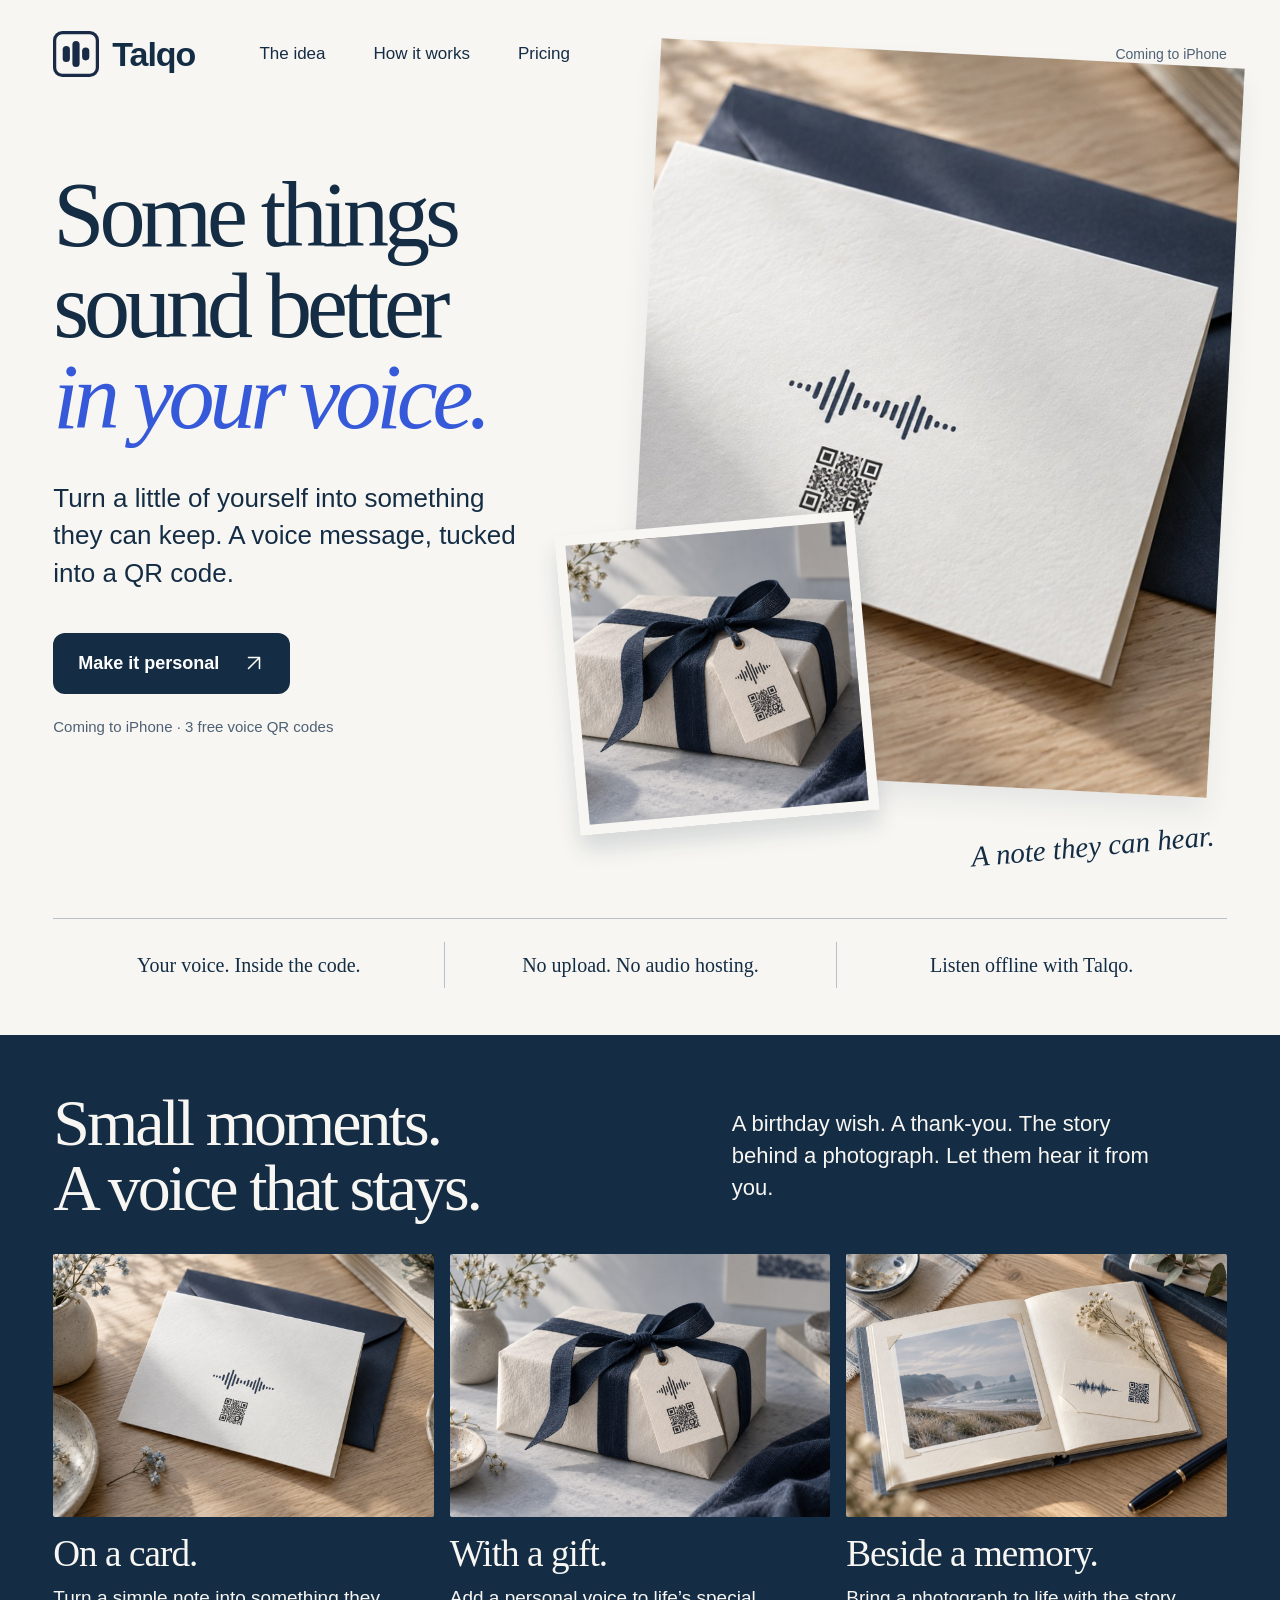
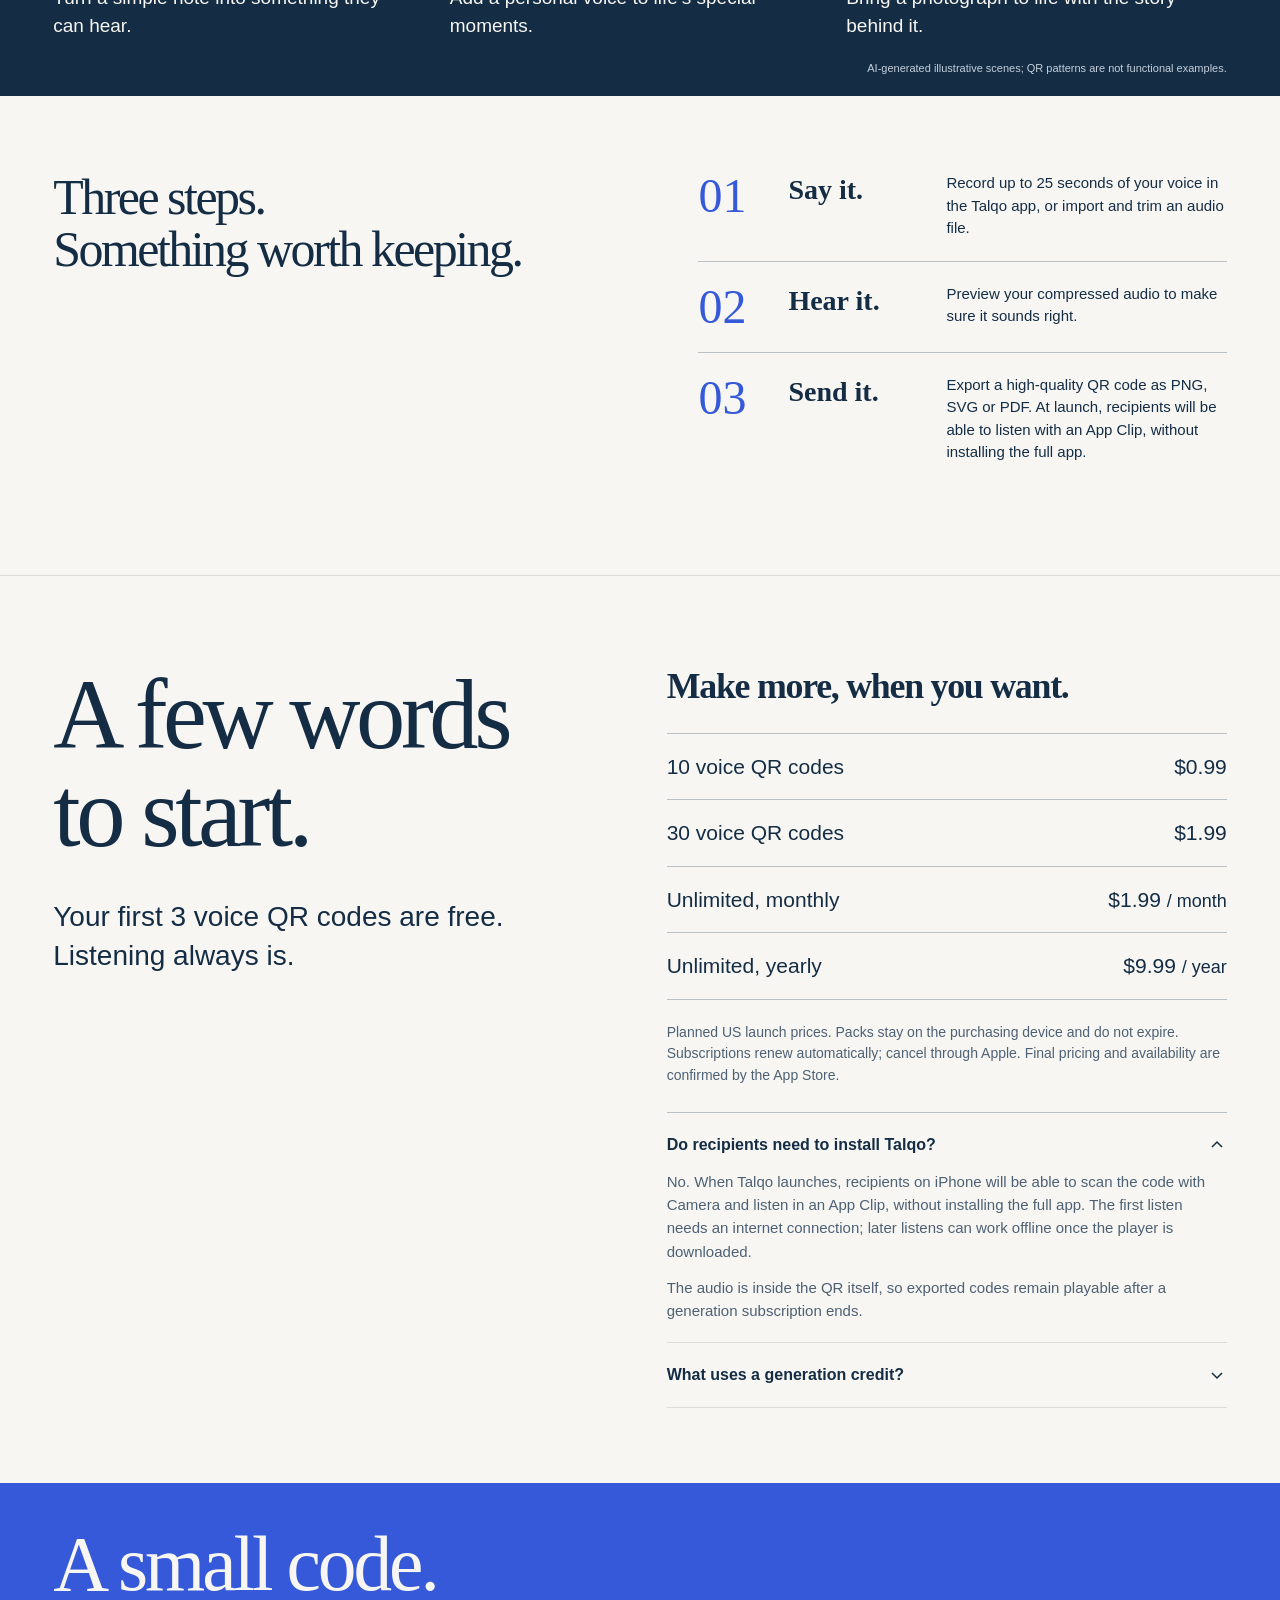
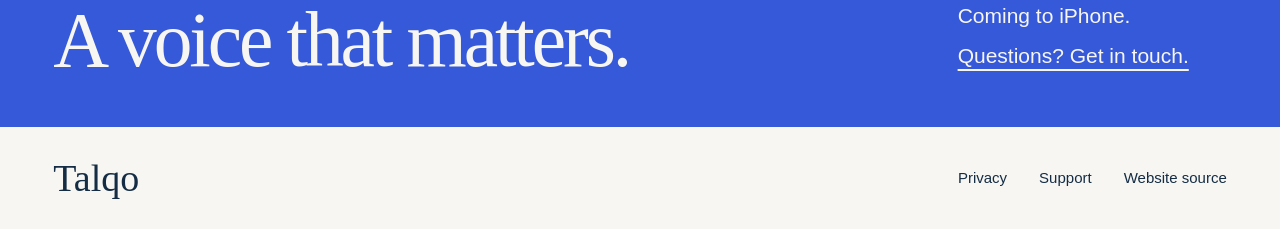
<file: index.html>
<!doctype html>
<html lang="en">
<head>
<meta charset="utf-8"><meta name="viewport" content="width=device-width, initial-scale=1">
<title>Talqo — Some things sound better in your voice</title>
<meta name="description" content="Turn a little of yourself into something they can keep. Put your voice inside a QR code for a card, gift or keepsake. Listen offline with Talqo on iPhone.">
<meta property="og:title" content="Talqo — Some things sound better in your voice"><meta property="og:description" content="A voice message, tucked into a QR code. For someone you care about."><meta property="og:image" content="https://talqo.net/assets/voice-card.jpg"><meta property="og:url" content="https://talqo.net/">
<meta name="theme-color" content="#f7f6f2"><link rel="icon" href="assets/talqo-mark.svg" type="image/svg+xml">
<link rel="stylesheet" href="marketing.css?v=20261015-editorial1"><script defer src="marketing.js?v=20261015-editorial1"></script>
</head>
<body>
<a class="skip" href="#main">Skip to content</a>
<header class="site-header wrap"><a class="brand" href="index.html" aria-label="Talqo home"><img src="assets/talqo-mark.svg" alt="" width="48" height="48"><span>Talqo</span></a><nav aria-label="Main navigation"><a href="#idea">The idea</a><a href="#how">How it works</a><a href="#pricing">Pricing</a></nav><span class="launch">Coming to iPhone</span></header>
<main id="main">
<section class="hero wrap" aria-labelledby="headline"><div class="hero-copy"><h1 id="headline">Some things<br>sound better<br><em>in your voice.</em></h1><p class="hero-description">Turn a little of yourself into something they can keep. A voice message, tucked into a QR code.</p><a class="button" href="#how">Make it personal <svg aria-hidden="true" viewBox="0 0 24 24"><path d="M6 18 18 6M6 6h12v12"/></svg></a><p class="launch-note">Coming to iPhone · 3 free voice QR codes</p></div><figure class="hero-visual"><img class="hero-card" src="assets/voice-card.jpg" alt="Illustrative voice-message card on an ivory sheet and navy envelope" width="1200" height="800" fetchpriority="high"><img class="hero-gift" src="assets/voice-gift.jpg" alt="Illustrative gift wrapped with a navy ribbon and voice-message tag" width="1200" height="800" decoding="async"><figcaption>A note they can hear.</figcaption></figure></section>
<div class="facts wrap" aria-label="How Talqo keeps your voice"><p>Your voice. Inside the code.</p><p>No upload. No audio hosting.</p><p>Listen offline with Talqo.</p></div>
<section class="story" id="idea" aria-labelledby="story-heading"><div class="wrap"><div class="story-heading reveal"><h2 id="story-heading">Small moments.<br>A voice that stays.</h2><p>A birthday wish. A thank-you. The story behind a photograph. Let them hear it from you.</p></div><div class="gallery"><article class="reveal"><img src="assets/voice-card.jpg" alt="An ivory voice-message greeting card with a navy envelope" width="1200" height="800" loading="lazy" decoding="async"><h3>On a card.</h3><p>Turn a simple note into something they can hear.</p></article><article class="reveal"><img src="assets/voice-gift.jpg" alt="A personal voice-message tag attached to a wrapped gift" width="1200" height="800" loading="lazy" decoding="async"><h3>With a gift.</h3><p>Add a personal voice to life’s special moments.</p></article><article class="reveal"><img src="assets/voice-memory.jpg" alt="A voice-message card beside a seaside photograph in a scrapbook" width="1200" height="800" loading="lazy" decoding="async"><h3>Beside a memory.</h3><p>Bring a photograph to life with the story behind it.</p></article></div><p class="image-note">AI-generated illustrative scenes; QR patterns are not functional examples.</p></div></section>
<section class="workflow wrap" id="how" aria-labelledby="how-heading"><h2 class="reveal" id="how-heading">Three steps.<br>Something worth keeping.</h2><ol><li class="reveal"><span class="step-number" aria-hidden="true">01</span><h3>Say it.</h3><p>Record up to 25 seconds of your voice in the Talqo app, or import and trim an audio file.</p></li><li class="reveal"><span class="step-number" aria-hidden="true">02</span><h3>Hear it.</h3><p>Preview your compressed audio to make sure it sounds right.</p></li><li class="reveal"><span class="step-number" aria-hidden="true">03</span><h3>Send it.</h3><p>Export a high-quality QR code as PNG, SVG or PDF. At launch, recipients will be able to listen with an App Clip, without installing the full app.</p></li></ol></section>
<section class="pricing wrap" id="pricing" aria-labelledby="price-heading"><div class="pricing-intro reveal"><h2 id="price-heading">A few words<br>to start.</h2><p>Your first 3 voice QR codes are free. Listening always is.</p></div><div class="price-details reveal"><h3>Make more, when you want.</h3><dl class="price-list"><div><dt>10 voice QR codes</dt><dd>$0.99</dd></div><div><dt>30 voice QR codes</dt><dd>$1.99</dd></div><div><dt>Unlimited, monthly</dt><dd>$1.99 <span>/ month</span></dd></div><div><dt>Unlimited, yearly</dt><dd>$9.99 <span>/ year</span></dd></div></dl><p class="price-note">Planned US launch prices. Packs stay on the purchasing device and do not expire. Subscriptions renew automatically; cancel through Apple. Final pricing and availability are confirmed by the App Store.</p><div class="faq"><details open><summary>Do recipients need to install Talqo?<svg aria-hidden="true" viewBox="0 0 20 20"><path d="m5 8 5 5 5-5"/></svg></summary><p>No. When Talqo launches, recipients on iPhone will be able to scan the code with Camera and listen in an App Clip, without installing the full app. The first listen needs an internet connection; later listens can work offline once the player is downloaded.</p><p>The audio is inside the QR itself, so exported codes remain playable after a generation subscription ends.</p></details><details><summary>What uses a generation credit?<svg aria-hidden="true" viewBox="0 0 20 20"><path d="m5 8 5 5 5-5"/></svg></summary><p>Only a successfully generated new voice QR uses one credit. Listening, scanning, sharing and re-exporting are free. An active subscription preserves your existing credits.</p></details></div></div></section>
<section class="closing" aria-labelledby="closing-heading"><div class="wrap"><h2 id="closing-heading">A small code.<br>A voice that matters.</h2><div><p>Coming to iPhone.</p><a href="support.html">Questions? Get in touch.</a></div></div></section>
<footer class="site-footer wrap"><a class="footer-brand" href="index.html">Talqo</a><nav aria-label="Footer navigation"><a href="privacy.html">Privacy</a><a href="support.html">Support</a><a href="https://github.com/sirouni/talqo-support">Website source</a></nav></footer>
</main></body></html>
</file>
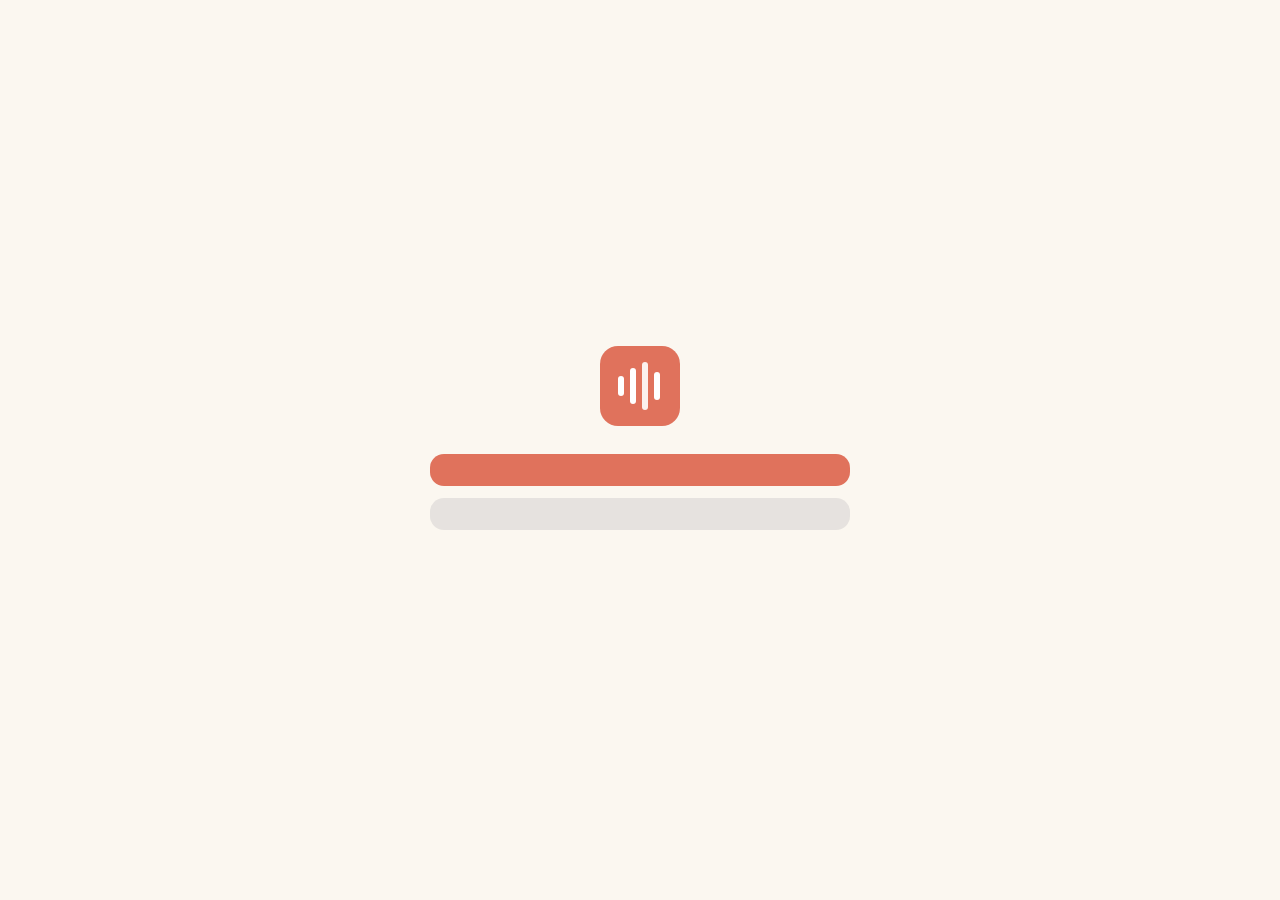
<file: v/index.html>
<!DOCTYPE html>
<html lang="en">
<head>
<meta charset="utf-8">
<meta name="viewport" content="width=device-width, initial-scale=1">
<meta name="apple-itunes-app" content="app-id=6791011353, app-clip-bundle-id=com.voiceqr.app.Clip, app-clip-display=card">
<title>Talqo — A voice is sealed in this code</title>
<style>
  :root { color-scheme: light dark; }
  * { margin: 0; padding: 0; box-sizing: border-box; }
  body {
    font-family: -apple-system, "PingFang SC", "Helvetica Neue", sans-serif;
    min-height: 100vh; display: flex; align-items: center; justify-content: center;
    background: #FBF7F0; color: #3D2B24; padding: 24px;
  }
  @media (prefers-color-scheme: dark) { body { background: #1A1614; color: #F0E9E0; } }
  .card { max-width: 420px; width: 100%; text-align: center; }
  .icon { width: 88px; height: 88px; margin: 0 auto 24px; display: block; }
  h1 { font-size: 28px; font-weight: 700; margin-bottom: 12px; }
  p.lead { font-size: 17px; line-height: 1.6; opacity: .75; margin-bottom: 28px; }
  .btn {
    display: block; width: 100%; padding: 16px; border-radius: 14px;
    font-size: 17px; font-weight: 600; text-decoration: none; margin-bottom: 12px;
  }
  .btn-primary { background: #E0725C; color: #fff; }
  .btn-secondary { background: rgba(120,120,128,.16); color: inherit; }
  .steps { text-align: left; font-size: 15px; line-height: 2; opacity: .75; margin: 20px 0; }
  .privacy { font-size: 12px; opacity: .45; margin-top: 28px; line-height: 1.6; }
  #wechat-tip {
    display: none; background: rgba(255,159,10,.15); border-radius: 12px;
    padding: 14px; font-size: 14px; line-height: 1.6; margin-bottom: 20px; text-align: left;
  }
  [data-l] { display: none; }
</style>
</head>
<body>
<div class="card">
  <svg class="icon" viewBox="0 0 88 88" fill="none" xmlns="http://www.w3.org/2000/svg">
    <rect x="4" y="4" width="80" height="80" rx="18" fill="#E0725C"/>
    <rect x="22" y="34" width="6" height="20" rx="3" fill="#fff"/>
    <rect x="34" y="26" width="6" height="36" rx="3" fill="#fff"/>
    <rect x="46" y="20" width="6" height="48" rx="3" fill="#fff" opacity=".9"/>
    <rect x="58" y="30" width="6" height="28" rx="3" fill="#fff"/>
  </svg>

  <h1 data-l="en">A voice is sealed in this code</h1>
  <h1 data-l="zh">这是一条语音留言</h1>
  <p class="lead" data-l="en">Someone sealed a real voice inside this QR code.<br>Open it with Talqo to hear it.</p>
  <p class="lead" data-l="zh">有人把一段声音封存进了这个二维码。<br>用 Talqo 打开,就能听到它。</p>

  <div id="wechat-tip">
    <span data-l="zh">你正在微信内打开:请点右上角「···」,选择<strong>「在浏览器中打开」</strong>,才能跳转到 App。</span>
    <span data-l="en">You are viewing this inside WeChat. Tap “···” in the top-right corner and choose <strong>“Open in Browser”</strong> to launch the app.</span>
  </div>

  <a class="btn btn-primary" id="open-app" href="#">
    <span data-l="en">Listen in Talqo</span><span data-l="zh">打开 Talqo 收听</span>
  </a>
  <a class="btn btn-secondary" href="https://apps.apple.com/" id="store-link">
    <span data-l="en">Get Talqo (coming soon)</span><span data-l="zh">下载 Talqo(即将上架)</span>
  </a>

  <div class="steps">
    <span data-l="en">Already have Talqo? Two ways to listen:<br>
    1. Tap “Listen in Talqo” above;<br>
    2. Or scan this code again with your camera — it opens the app directly.</span>
    <span data-l="zh">已安装 Talqo?两种方式收听:<br>
    1. 点上方「打开 Talqo 收听」;<br>
    2. 或直接用系统相机重新扫这个码,会自动跳进 App。</span>
  </div>

  <p class="privacy">
    <span data-l="en">The voice lives entirely inside the code itself — no servers involved.
    This is a static page; nothing is collected or uploaded.
    Format: VQR v1 (open specification). QR Code is a registered trademark of DENSO WAVE INCORPORATED.</span>
    <span data-l="zh">语音数据完整封存在二维码本身,不经过任何服务器;本页面是纯静态页,不收集、不上传任何内容。
    格式规范:VQR v1(开放格式)。QR Code 是 DENSO WAVE INCORPORATED 的注册商标。</span>
  </p>
</div>
<script>
  // 语言自适应:zh* 显示中文,其余英文;fragment(载荷)原样转交自定义 scheme,不发往任何服务器
  var zh = /^zh/i.test(navigator.language || "");
  document.documentElement.lang = zh ? "zh-CN" : "en";
  document.querySelectorAll("[data-l]").forEach(function (el) {
    el.style.display = (el.getAttribute("data-l") === (zh ? "zh" : "en")) ? "" : "none";
  });
  var h = location.hash || "";
  document.getElementById("open-app").href = "voiceqr://v/" + h;
  if (/MicroMessenger/i.test(navigator.userAgent)) {
    document.getElementById("wechat-tip").style.display = "block";
  }
</script>
</body>
</html>
</file>
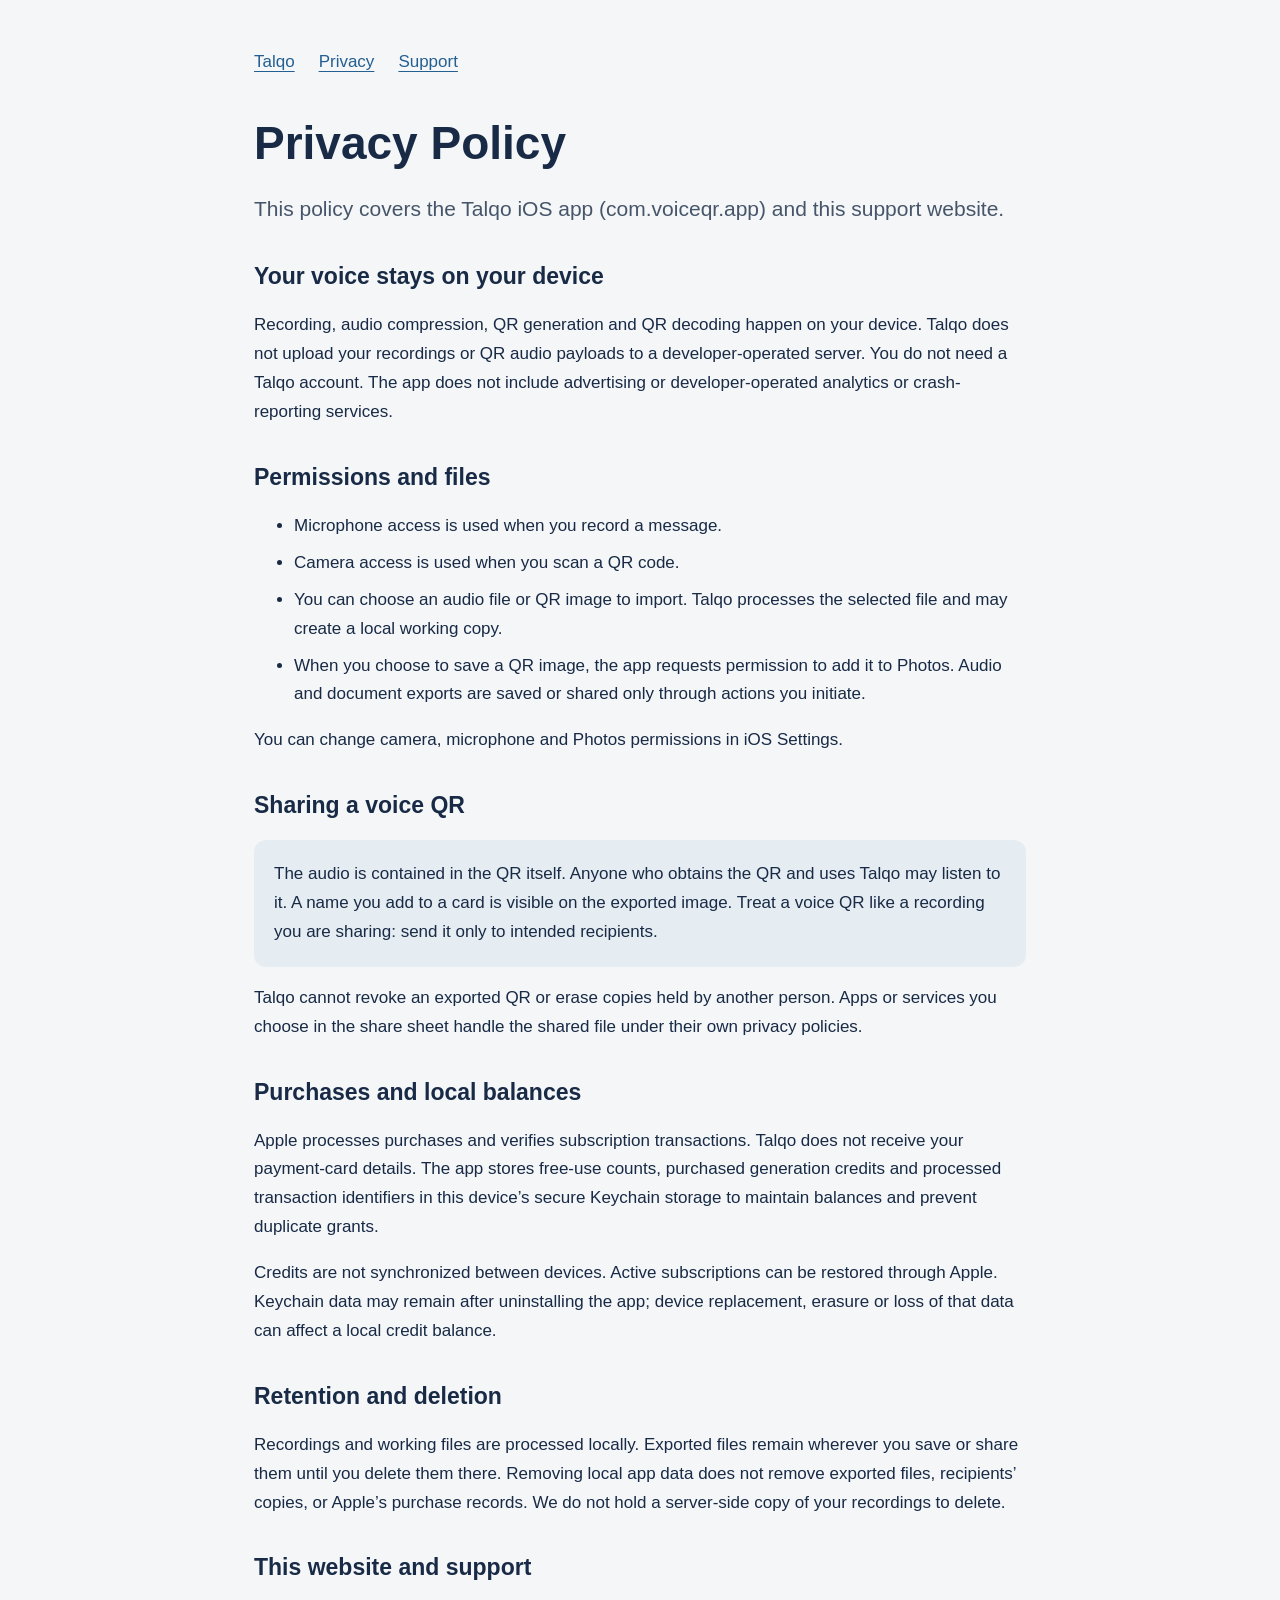
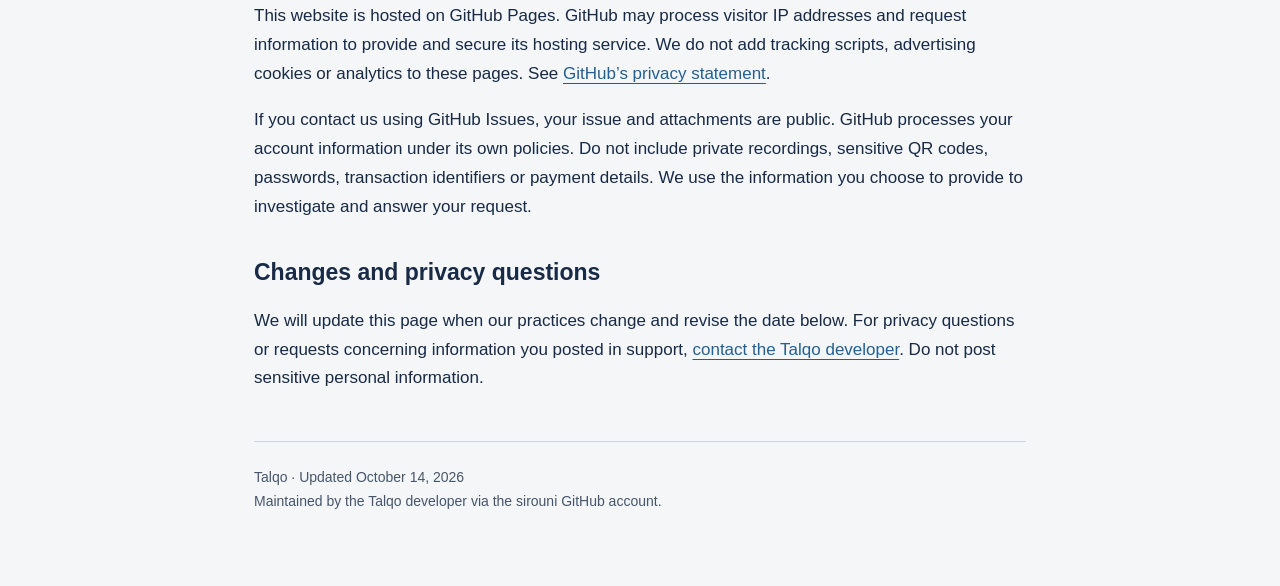
<file: privacy.html>
<!doctype html><html lang="en"><head><meta charset="utf-8"><meta name="viewport" content="width=device-width,initial-scale=1"><meta name="description" content="Talqo voice QR app: privacy information and support."><title>Privacy Policy · Talqo</title><link rel="stylesheet" href="style.css"></head><body><main><nav aria-label="Main navigation"><a href="index.html">Talqo</a><a href="privacy.html">Privacy</a><a href="support.html">Support</a></nav><h1>Privacy Policy</h1><p class="intro">This policy covers the Talqo iOS app (com.voiceqr.app) and this support website.</p>
<h2>Your voice stays on your device</h2><p>Recording, audio compression, QR generation and QR decoding happen on your device. Talqo does not upload your recordings or QR audio payloads to a developer-operated server. You do not need a Talqo account. The app does not include advertising or developer-operated analytics or crash-reporting services.</p>
<h2>Permissions and files</h2><ul><li>Microphone access is used when you record a message.</li><li>Camera access is used when you scan a QR code.</li><li>You can choose an audio file or QR image to import. Talqo processes the selected file and may create a local working copy.</li><li>When you choose to save a QR image, the app requests permission to add it to Photos. Audio and document exports are saved or shared only through actions you initiate.</li></ul><p>You can change camera, microphone and Photos permissions in iOS Settings.</p>
<h2>Sharing a voice QR</h2><p class="note">The audio is contained in the QR itself. Anyone who obtains the QR and uses Talqo may listen to it. A name you add to a card is visible on the exported image. Treat a voice QR like a recording you are sharing: send it only to intended recipients.</p><p>Talqo cannot revoke an exported QR or erase copies held by another person. Apps or services you choose in the share sheet handle the shared file under their own privacy policies.</p>
<h2>Purchases and local balances</h2><p>Apple processes purchases and verifies subscription transactions. Talqo does not receive your payment-card details. The app stores free-use counts, purchased generation credits and processed transaction identifiers in this device’s secure Keychain storage to maintain balances and prevent duplicate grants.</p><p>Credits are not synchronized between devices. Active subscriptions can be restored through Apple. Keychain data may remain after uninstalling the app; device replacement, erasure or loss of that data can affect a local credit balance.</p>
<h2>Retention and deletion</h2><p>Recordings and working files are processed locally. Exported files remain wherever you save or share them until you delete them there. Removing local app data does not remove exported files, recipients’ copies, or Apple’s purchase records. We do not hold a server-side copy of your recordings to delete.</p>
<h2>This website and support</h2><p>This website is hosted on GitHub Pages. GitHub may process visitor IP addresses and request information to provide and secure its hosting service. We do not add tracking scripts, advertising cookies or analytics to these pages. See <a href="https://docs.github.com/en/site-policy/privacy-policies/github-general-privacy-statement">GitHub’s privacy statement</a>.</p><p>If you contact us using GitHub Issues, your issue and attachments are public. GitHub processes your account information under its own policies. Do not include private recordings, sensitive QR codes, passwords, transaction identifiers or payment details. We use the information you choose to provide to investigate and answer your request.</p>
<h2>Changes and privacy questions</h2><p>We will update this page when our practices change and revise the date below. For privacy questions or requests concerning information you posted in support, <a href="https://github.com/sirouni/talqo-support/issues/new">contact the Talqo developer</a>. Do not post sensitive personal information.</p><footer>Talqo · Updated October 14, 2026<br>Maintained by the Talqo developer via the sirouni GitHub account.</footer></main></body></html>
</file>
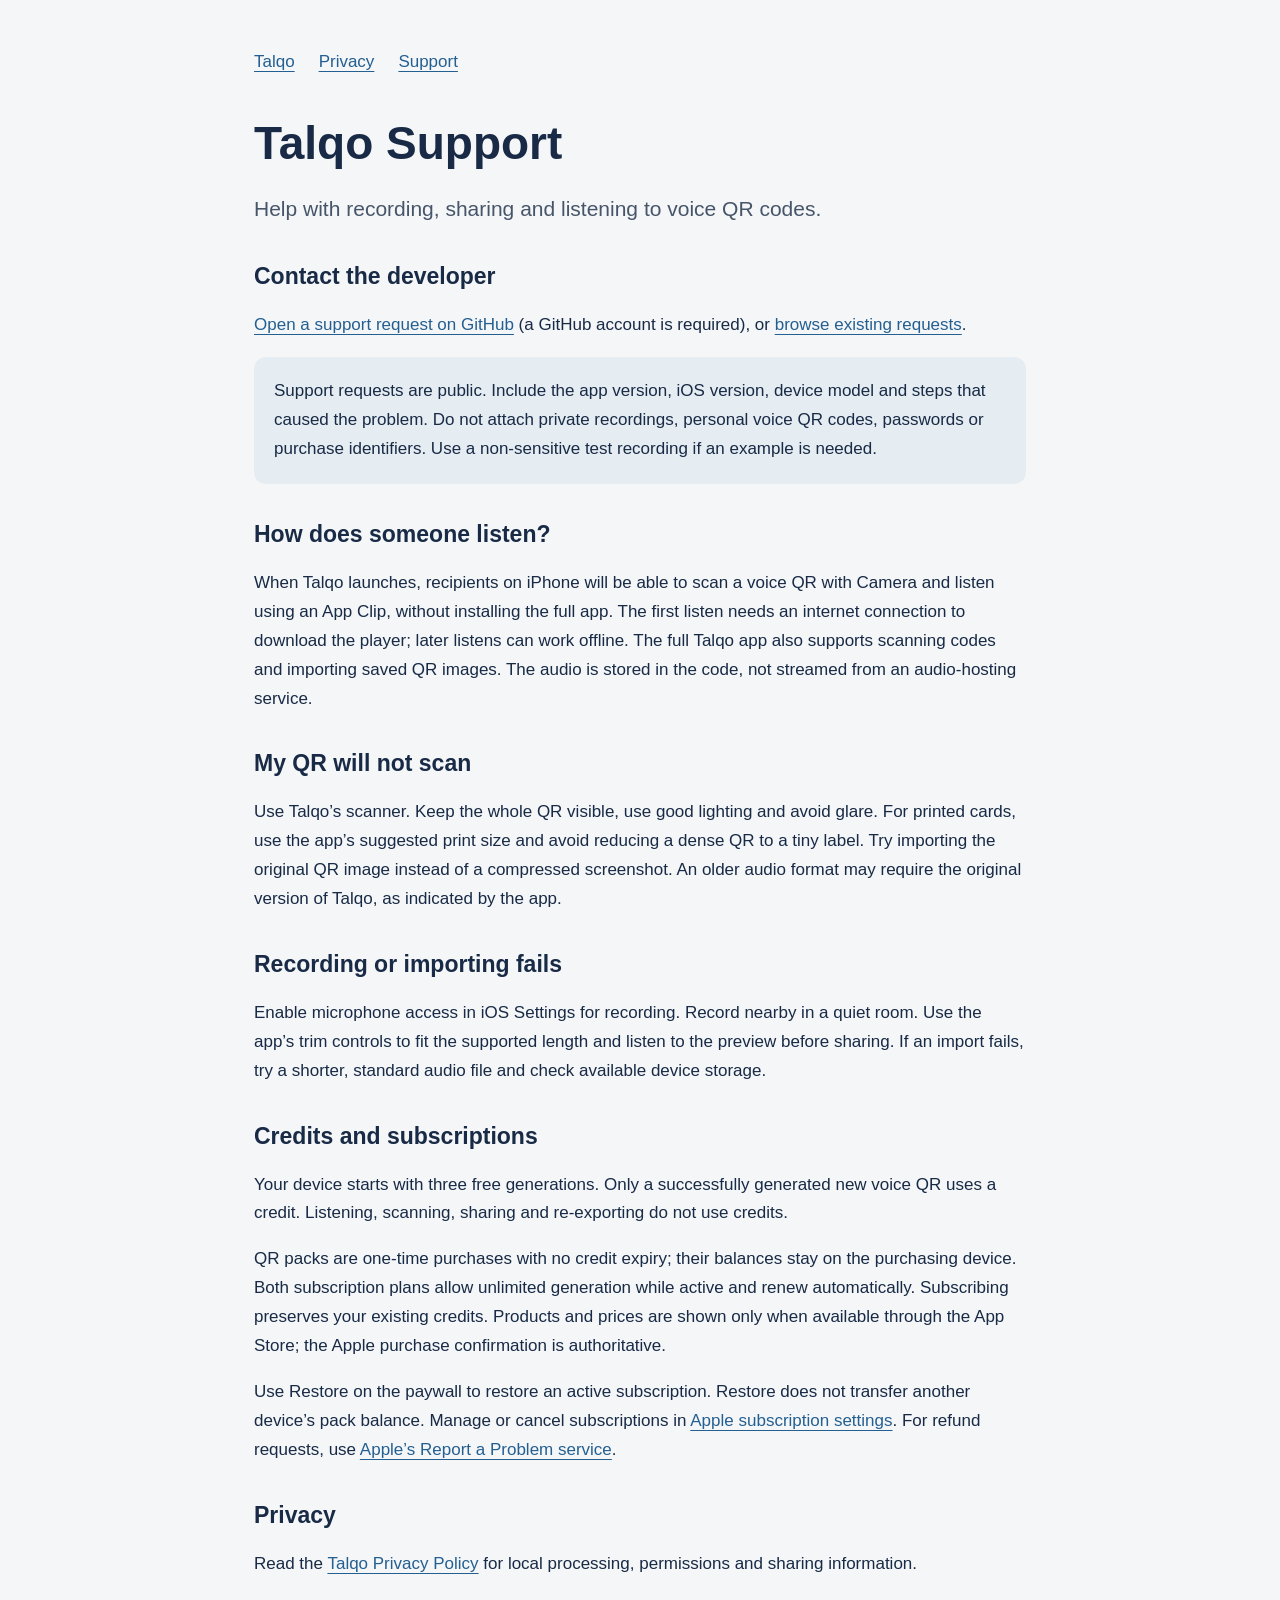
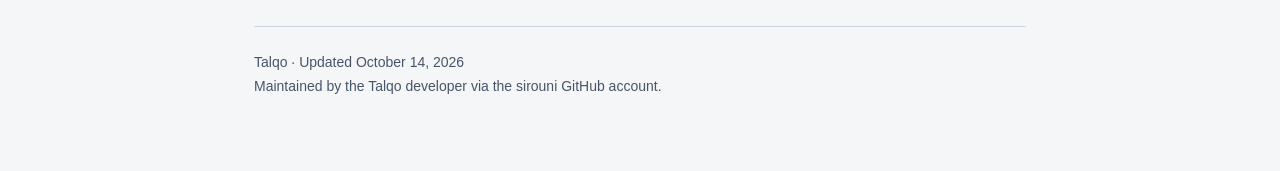
<file: support.html>
<!doctype html><html lang="en"><head><meta charset="utf-8"><meta name="viewport" content="width=device-width,initial-scale=1"><meta name="description" content="Talqo voice QR app: privacy information and support."><title>Support · Talqo</title><link rel="stylesheet" href="style.css"></head><body><main><nav aria-label="Main navigation"><a href="index.html">Talqo</a><a href="privacy.html">Privacy</a><a href="support.html">Support</a></nav><h1>Talqo Support</h1><p class="intro">Help with recording, sharing and listening to voice QR codes.</p>
<h2>Contact the developer</h2><p><a href="https://github.com/sirouni/talqo-support/issues/new">Open a support request on GitHub</a> (a GitHub account is required), or <a href="https://github.com/sirouni/talqo-support/issues">browse existing requests</a>.</p><p class="note">Support requests are public. Include the app version, iOS version, device model and steps that caused the problem. Do not attach private recordings, personal voice QR codes, passwords or purchase identifiers. Use a non-sensitive test recording if an example is needed.</p>
<h2>How does someone listen?</h2><p>When Talqo launches, recipients on iPhone will be able to scan a voice QR with Camera and listen using an App Clip, without installing the full app. The first listen needs an internet connection to download the player; later listens can work offline. The full Talqo app also supports scanning codes and importing saved QR images. The audio is stored in the code, not streamed from an audio-hosting service.</p>
<h2>My QR will not scan</h2><p>Use Talqo’s scanner. Keep the whole QR visible, use good lighting and avoid glare. For printed cards, use the app’s suggested print size and avoid reducing a dense QR to a tiny label. Try importing the original QR image instead of a compressed screenshot. An older audio format may require the original version of Talqo, as indicated by the app.</p>
<h2>Recording or importing fails</h2><p>Enable microphone access in iOS Settings for recording. Record nearby in a quiet room. Use the app’s trim controls to fit the supported length and listen to the preview before sharing. If an import fails, try a shorter, standard audio file and check available device storage.</p>
<h2>Credits and subscriptions</h2><p>Your device starts with three free generations. Only a successfully generated new voice QR uses a credit. Listening, scanning, sharing and re-exporting do not use credits.</p><p>QR packs are one-time purchases with no credit expiry; their balances stay on the purchasing device. Both subscription plans allow unlimited generation while active and renew automatically. Subscribing preserves your existing credits. Products and prices are shown only when available through the App Store; the Apple purchase confirmation is authoritative.</p><p>Use Restore on the paywall to restore an active subscription. Restore does not transfer another device’s pack balance. Manage or cancel subscriptions in <a href="https://apps.apple.com/account/subscriptions">Apple subscription settings</a>. For refund requests, use <a href="https://reportaproblem.apple.com/">Apple’s Report a Problem service</a>.</p>
<h2>Privacy</h2><p>Read the <a href="privacy.html">Talqo Privacy Policy</a> for local processing, permissions and sharing information.</p><footer>Talqo · Updated October 14, 2026<br>Maintained by the Talqo developer via the sirouni GitHub account.</footer></main></body></html>
</file>
<file: marketing.css>
:root{--paper:#f7f6f2;--ink:#142d45;--blue:#3559d8;--muted:#4e6174;--line:#b9c0c6;--serif:Georgia,"Times New Roman",serif;--sans:-apple-system,BlinkMacSystemFont,"Segoe UI",sans-serif;--gutter:clamp(24px,4.16vw,64px)}*{box-sizing:border-box}html{scroll-behavior:smooth;scroll-padding-top:28px}body{margin:0;background:var(--paper);color:var(--ink);font:18px/1.5 var(--sans);-webkit-font-smoothing:antialiased}a{color:inherit;text-underline-offset:6px}a:focus-visible,summary:focus-visible{outline:3px solid var(--blue);outline-offset:7px}img{display:block;max-width:100%}h1,h2,h3,p,figure{margin:0}h1,h2,h3{font-weight:400}.wrap{width:min(100%,1536px);margin-inline:auto;padding-inline:var(--gutter)}.skip{position:absolute;top:10px;left:20px;z-index:50;padding:10px;background:var(--paper);transform:translateY(-150%)}.skip:focus{transform:translateY(0)}.site-header{display:flex;align-items:center;gap:64px;min-height:108px;position:relative;z-index:2}.brand{display:flex;align-items:center;gap:13px;font-size:34px;line-height:1;font-weight:750;letter-spacing:-1px;text-decoration:none}.brand img{width:46px;height:46px}.site-header nav{display:flex;gap:48px;font-size:17px}.site-header nav a{text-decoration:none;position:relative}.site-header nav a:after{content:"";position:absolute;bottom:-6px;left:0;width:100%;height:1px;background:currentColor;transform:scaleX(0);transform-origin:left;transition:transform .2s}.site-header nav a:hover:after{transform:scaleX(1)}.launch{margin-left:auto;white-space:nowrap;font-size:14px;color:var(--muted)}.hero{display:grid;grid-template-columns:1fr 1.08fr;gap:48px;min-height:765px;position:relative}.hero>*{min-width:0}.hero-copy{padding-top:62px;position:relative;z-index:1}.hero h1{font:clamp(64px,7.2vw,110px)/.99 var(--serif);letter-spacing:-.055em}.hero h1 em{color:var(--blue);font-weight:400;white-space:nowrap}.hero-description{font-size:clamp(18px,1.7vw,25px);line-height:1.45;max-width:520px;margin-top:36px}.button{display:inline-flex;align-items:center;justify-content:space-between;gap:24px;background:var(--ink);color:#fff;padding:17px 25px;border-radius:12px;font-size:18px;font-weight:600;text-decoration:none;margin-top:40px;transition:background .2s,transform .2s}.button:hover{background:var(--blue);transform:translateY(-2px)}.button svg{width:22px;height:22px;fill:none;stroke:currentColor;stroke-width:1.7;stroke-linecap:round;stroke-linejoin:round}.launch-note{font-size:15px;color:var(--muted);margin-top:22px}.hero-visual{position:relative;min-height:750px;margin-top:-55px}.hero-card{position:absolute;top:0;right:0;width:96%;height:680px;object-fit:cover;object-position:62% 50%;transform:rotate(3deg);box-shadow:0 16px 28px #142d4512}.hero-gift{position:absolute;top:420px;left:-65px;width:320px;height:320px;object-fit:cover;border:10px solid var(--paper);transform:rotate(-5deg);box-shadow:0 14px 22px #142d4526}.hero-visual figcaption{position:absolute;bottom:4px;right:12px;font:italic 29px/1.2 var(--serif);transform:rotate(-5deg)}.facts{display:grid;grid-template-columns:repeat(3,1fr);padding-block:24px 35px;position:relative}.facts:before{content:"";position:absolute;top:0;left:var(--gutter);right:var(--gutter);height:1px;background:var(--line)}.facts p{text-align:center;font:20px/1.5 var(--serif);padding:8px 12px}.facts p+p{border-left:1px solid var(--line)}.story{margin-top:12px;background:var(--ink);color:var(--paper);padding-block:56px 20px}.story-heading{display:grid;grid-template-columns:1.25fr 1fr;align-items:center;gap:60px;margin-bottom:34px}.story h2{font:clamp(42px,5.15vw,79px)/.98 var(--serif);letter-spacing:-.045em}.story-heading>p{max-width:440px;font-size:22px;line-height:1.45}.gallery{display:grid;grid-template-columns:repeat(3,1fr);gap:16px}.gallery article{min-width:0}.gallery img{width:100%;height:auto;aspect-ratio:1.45;object-fit:cover;border-radius:2px;transition:transform .7s}.gallery article:hover img{transform:translateY(-5px)}.gallery h3{font:clamp(28px,2.9vw,44px)/1.1 var(--serif);letter-spacing:-.025em;margin:17px 0 10px}.gallery p{font-size:19px;line-height:1.45;max-width:340px}.image-note{text-align:right;font-size:11px;color:#c4cfda;margin-top:20px}.workflow{display:grid;grid-template-columns:1.1fr 1fr;gap:64px;padding-block:76px 90px}.workflow h2{font:clamp(40px,3.9vw,60px)/1.04 var(--serif);letter-spacing:-.05em;max-width:700px}.workflow ol{margin:0;padding:0;list-style:none}.workflow li{display:grid;grid-template-columns:72px 140px 1fr;gap:18px;padding:21px 0;border-bottom:1px solid var(--line);align-items:start}.workflow li:first-child{padding-top:0}.workflow li:last-child{border:0}.step-number{font:48px/1 var(--serif);color:var(--blue)}.workflow h3{font:28px/1.3 var(--serif);font-weight:600}.workflow li p{font-size:15px;line-height:1.5}.pricing{display:grid;grid-template-columns:1fr 1.05fr;gap:80px;padding-block:90px 75px;border-top:1px solid #d9dcd9}.pricing-intro h2{font:clamp(60px,7.7vw,118px)/1 var(--serif);letter-spacing:-.045em}.pricing-intro>p{font-size:28px;line-height:1.4;max-width:550px;margin-top:34px}.price-details>h3{font:clamp(29px,2.8vw,43px)/1.15 var(--serif);font-weight:600;letter-spacing:-.035em;margin:0 0 26px}.price-list{margin:0;border-top:1px solid var(--line)}.price-list>div{display:flex;justify-content:space-between;align-items:center;gap:18px;padding:17px 0;border-bottom:1px solid var(--line);font-size:21px}.price-list dd{margin:0;white-space:nowrap;font-variant-numeric:tabular-nums}.price-list dd span{font-size:18px}.price-note{font-size:14px;line-height:1.55;color:var(--muted);margin:22px 0 25px}.faq{border-top:1px solid var(--line)}details{padding:20px 0;border-bottom:1px solid #d9dcd9}summary{display:flex;justify-content:space-between;gap:15px;align-items:center;font-size:16px;font-weight:650;cursor:pointer;list-style:none}summary::-webkit-details-marker{display:none}summary svg{width:20px;height:20px;fill:none;stroke:currentColor;stroke-width:1.5;flex-shrink:0;transition:transform .2s}details[open] summary svg{transform:rotate(180deg)}details p{font-size:15px;color:var(--muted);margin-top:13px;line-height:1.55}.closing{background:var(--blue);color:var(--paper);padding-block:44px 48px}.closing .wrap{display:flex;justify-content:space-between;gap:40px;align-items:flex-end}.closing h2{font:clamp(44px,6.05vw,93px)/.98 var(--serif);letter-spacing:-.04em}.closing .wrap>div{padding:0 38px 8px 0;font-size:21px;flex-shrink:0}.closing p{margin-bottom:8px}.site-footer{display:flex;justify-content:space-between;align-items:center;gap:24px;padding-block:32px}.footer-brand{font:38px/1 var(--serif);text-decoration:none}.site-footer nav{display:flex;gap:32px;font-size:15px}.site-footer nav a{text-decoration:none}.site-footer nav a:hover{text-decoration:underline}.motion-ready .reveal{opacity:0;transform:translateY(22px);transition:opacity .7s ease,transform .7s ease}.motion-ready .reveal.in-view{opacity:1;transform:none}.hero-visual{animation:arrive .95s ease-out both}@keyframes arrive{from{opacity:0;translate:0 15px}to{opacity:1;translate:0 0}}@media(min-width:1100px){.gallery article:nth-child(2){transition-delay:.12s}.gallery article:nth-child(3){transition-delay:.24s}}@media(max-width:1190px){.site-header{gap:38px}.site-header nav{gap:28px}.hero{gap:28px;min-height:670px}.hero-copy{padding-top:45px}.hero-visual{min-height:660px;margin-top:-25px}.hero-card{height:560px}.hero-gift{width:260px;height:260px;top:350px;left:-36px}.hero-visual figcaption{font-size:25px;bottom:8px}.hero-description{font-size:20px}.workflow{gap:38px;grid-template-columns:1fr 1.1fr}.workflow li{grid-template-columns:55px 96px 1fr;gap:14px}.workflow h3{font-size:25px}.pricing{gap:44px}.pricing-intro>p{font-size:23px}.closing .wrap>div{padding-right:0;font-size:18px}}@media(max-width:900px){.launch{display:none}.site-header{justify-content:space-between;min-height:94px}.hero{grid-template-columns:1fr;gap:10px;min-height:0}.hero-copy{padding-top:35px}.hero h1{font-size:clamp(64px,10.8vw,94px)}.hero-description{max-width:530px}.hero-visual{margin-top:30px;min-height:590px;max-width:650px;width:100%;justify-self:center}.hero-card{width:86%;height:480px}.hero-gift{width:250px;height:250px;top:290px;left:0}.hero-visual figcaption{bottom:18px}.facts p{font-size:16px}.story-heading{grid-template-columns:1fr;gap:24px}.story h2{font-size:57px}.story-heading>p{font-size:20px;max-width:560px}.gallery h3{font-size:28px}.gallery p{font-size:16px}.workflow{grid-template-columns:1fr;gap:38px;padding-block:58px}.workflow h2{font-size:50px}.workflow li{grid-template-columns:60px 120px 1fr}.pricing{grid-template-columns:1fr;gap:44px;padding-block:58px}.pricing-intro h2{font-size:80px}.price-details>h3{font-size:35px}.closing h2{font-size:57px}.closing .wrap{display:block}.closing .wrap>div{margin-top:30px}.site-footer nav{gap:20px}}@media(max-width:560px){body{font-size:16px}.site-header{gap:16px;min-height:84px}.brand{font-size:26px;gap:8px}.brand img{width:33px;height:33px}.site-header nav{gap:16px;font-size:12px}.hero-copy{padding-top:30px}.hero h1{font-size:clamp(54px,12.8vw,72px);line-height:1.02}.hero-description{font-size:18px;line-height:1.5;margin-top:25px}.button{font-size:16px;padding:15px 21px;margin-top:28px}.launch-note{font-size:12px;margin-top:17px}.hero-visual{min-height:410px;margin-top:30px}.hero-card{width:88%;height:330px;top:5px}.hero-gift{width:175px;height:175px;top:220px;border-width:7px;left:-3px}.hero-visual figcaption{font-size:22px;bottom:0;right:0}.facts{grid-template-columns:1fr;padding-block:18px 22px}.facts p{padding:5px 0;font-size:16px}.facts p+p{border:0}.story{padding-block:40px 25px;margin-top:0}.story h2{font-size:45px;line-height:1.03}.story-heading>p{font-size:18px}.story-heading{margin-bottom:30px}.gallery{grid-template-columns:1fr;gap:34px}.gallery img{aspect-ratio:1.5}.gallery h3{font-size:34px;margin-top:16px}.gallery p{font-size:17px;max-width:none}.image-note{font-size:10px;line-height:1.5;text-align:left;margin-top:28px}.workflow h2{font-size:41px;line-height:1.1}.workflow li{grid-template-columns:48px 1fr;column-gap:15px;row-gap:10px;padding-block:23px}.workflow .step-number{font-size:38px;grid-row:span 2}.workflow h3{font-size:28px}.workflow li p{grid-column:2;font-size:15px}.pricing-intro h2{font-size:72px}.pricing-intro>p{font-size:22px}.price-details>h3{font-size:30px}.price-list>div{font-size:16px;padding:16px 0;gap:10px}.price-list dd span{font-size:14px}.price-note{font-size:13px}.closing h2{font-size:46px}.closing{padding-block:36px}.closing .wrap>div{font-size:17px}.site-footer{align-items:flex-start}.footer-brand{font-size:30px}.site-footer nav{gap:10px;flex-direction:column;font-size:13px}.faq summary{font-size:15px}}@media(prefers-reduced-motion:reduce){html{scroll-behavior:auto}*,*:before,*:after{animation:none!important;transition:none!important}.motion-ready .reveal{opacity:1;transform:none}}
@media(min-width:1191px){.hero{min-height:810px}.hero-description{font-size:26px;max-width:490px}.hero-card{width:106%;height:730px}.hero-gift{left:-150px;top:450px;width:360px;height:360px}.hero-visual figcaption{bottom:54px}}
.site-header nav a{padding-block:12px;margin-block:-12px}
@media(max-width:360px){:root{--gutter:20px}.brand{font-size:22px;gap:6px}.brand img{width:28px;height:28px}.site-header{gap:12px}.site-header nav{font-size:11px;gap:8px}.hero h1{font-size:46px}.workflow h2{font-size:38px}.pricing-intro h2{font-size:63px}.closing h2{font-size:40px}}
@media(min-width:1191px) and (max-width:1400px){.hero-card{width:100%}.hero-gift{left:-75px;width:300px;height:300px;top:470px}.hero-description{max-width:470px}}
</file>
<file: style.css>
*{box-sizing:border-box}body{margin:0;background:#f4f6f8;color:#182a45;font:17px/1.7 -apple-system,BlinkMacSystemFont,"Segoe UI",sans-serif}main{max-width:820px;margin:auto;padding:48px 24px 72px}nav{display:flex;gap:24px;flex-wrap:wrap;margin-bottom:40px}a{color:#245f91;text-underline-offset:4px}a:focus-visible{outline:3px solid #245f91;outline-offset:5px}h1{font-size:clamp(32px,6vw,46px);line-height:1.15;margin:0 0 20px}h2{font-size:23px;line-height:1.3;margin-top:36px}.intro{font-size:21px;color:#475569}.note{background:#e5ecf2;border-radius:12px;padding:20px}footer{margin-top:48px;border-top:1px solid #cbd5e1;padding-top:24px;font-size:14px;color:#475569}li{margin:8px 0}
</file>
